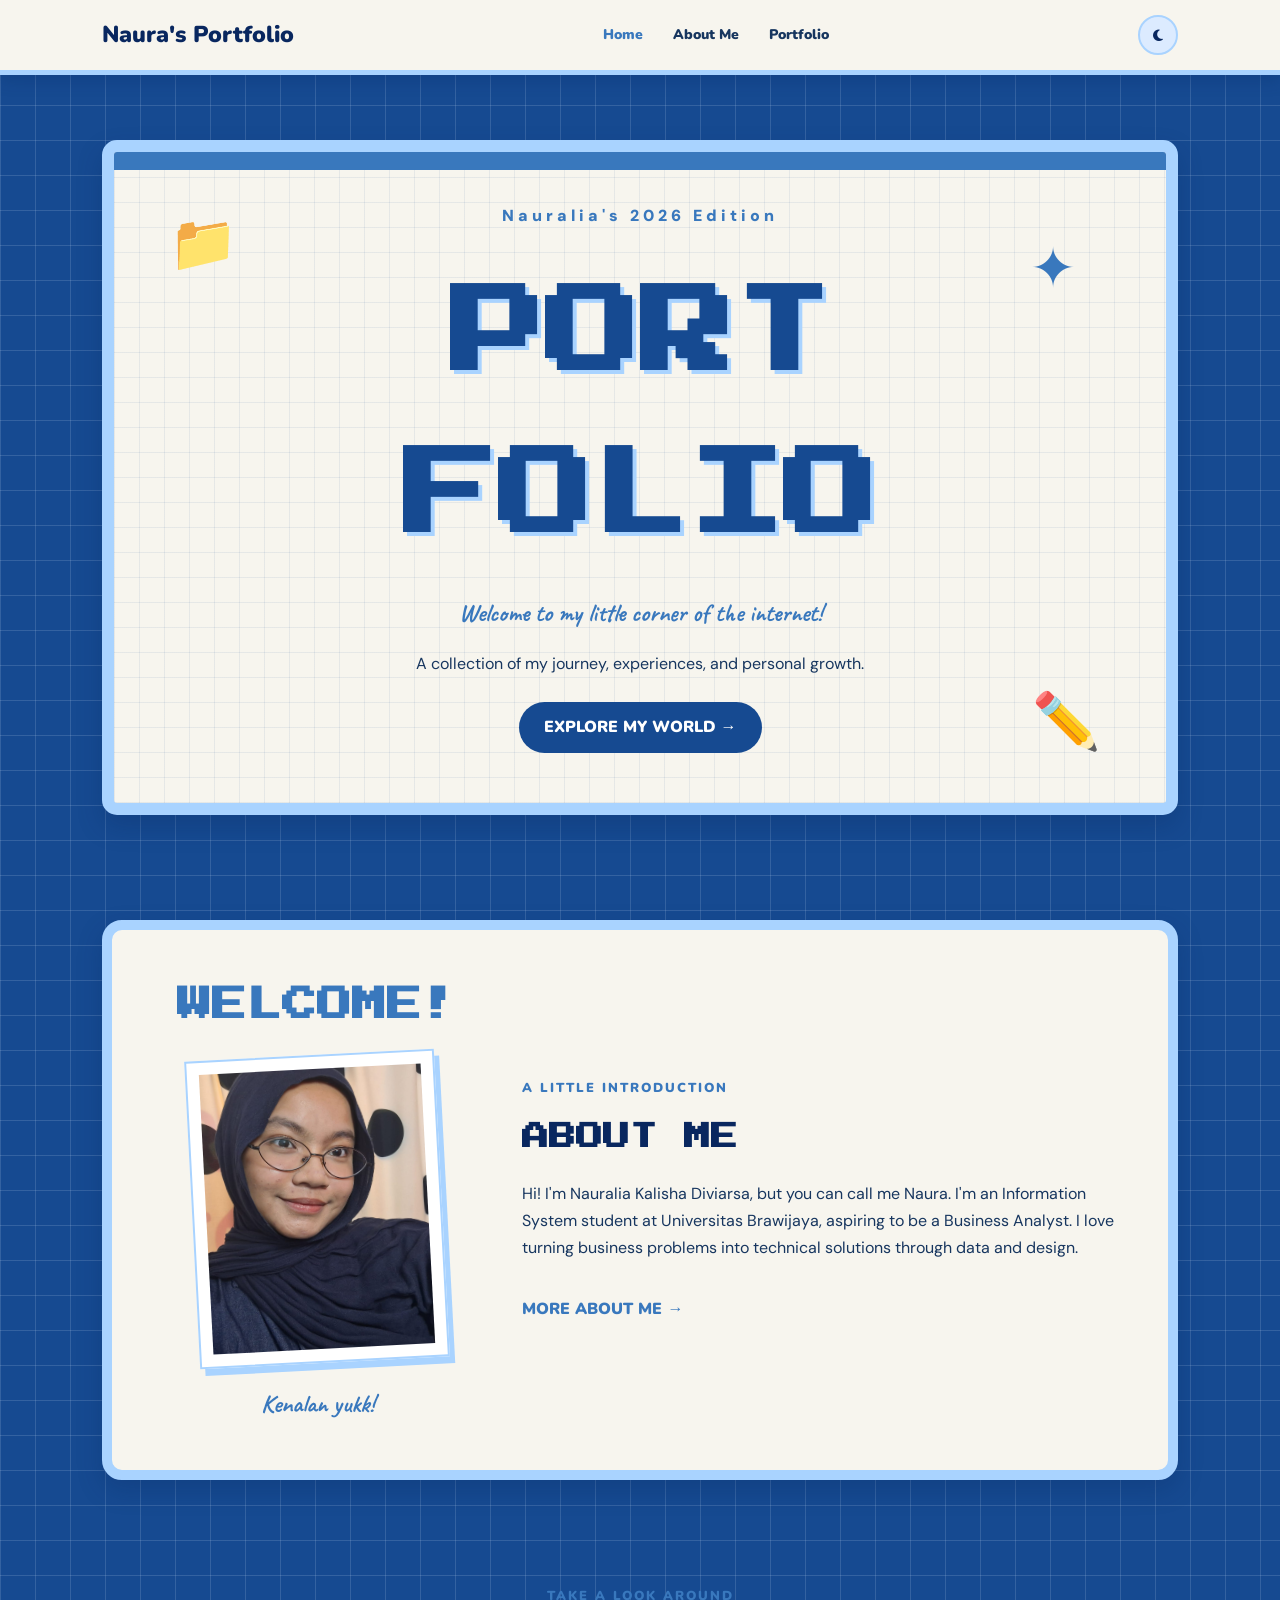
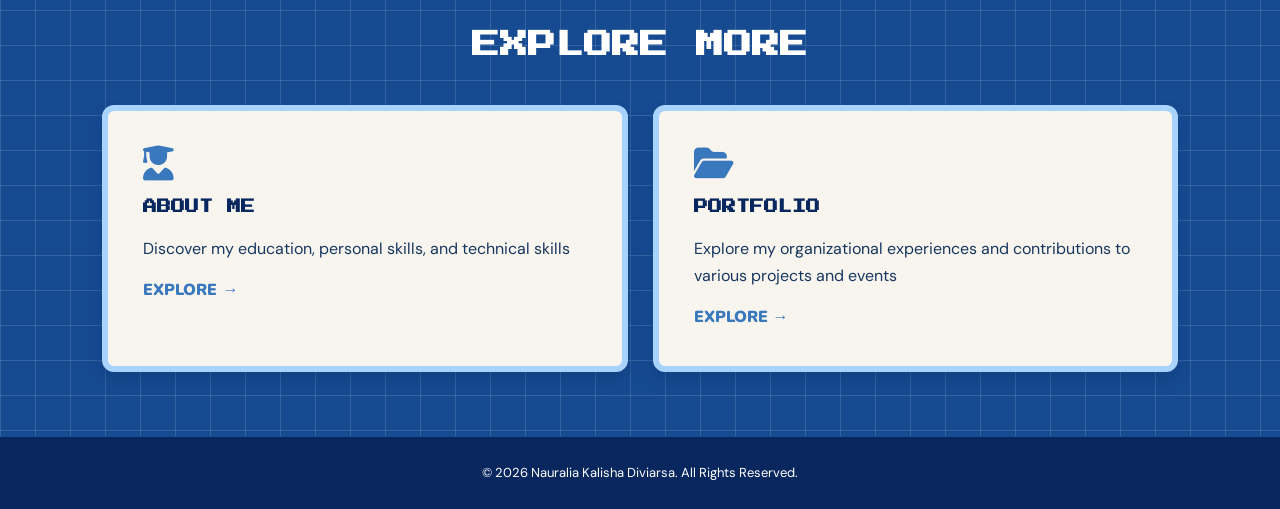
<file: index.html>
<!DOCTYPE html>
<html lang="en">
<head>
    <meta charset="UTF-8">
    <meta name="viewport" content="width=device-width, initial-scale=1.0">
    <title>Naura's Portfolio</title>
    <link rel="stylesheet" href="style.css">
    <script src="script.js" defer></script>
    <link href="https://fonts.googleapis.com/css2?family=Press+Start+2P&family=Nunito:wght@400;600;700;800;900&family=Caveat:wght@400;600;700&family=DM+Sans:wght@400;500;600;700&display=swap" rel="stylesheet">
    <link rel="stylesheet" href="https://cdnjs.cloudflare.com/ajax/libs/font-awesome/6.5.2/css/all.min.css">
</head>

<body>

<header class="navbar">
    <a href="index.html" class="logo">Naura's Portfolio</a>
    <nav>
        <a href="index.html" class="active">Home</a>
        <a href="about.html">About Me</a>
        <a href="portfolio.html">Portfolio</a>
    </nav>

    <button id="themeButton" class="theme-button">
        <i class="fas fa-moon"></i>
    </button>
</header>

<main>

    <section class="cover-section">
        <div class="cover-paper">
            <div class="decoration folder">📁</div>
            <div class="decoration pencil">✏️</div>
            <div class="decoration star">✦</div>
            <p class="cover-year">Nauralia's 2026 Edition</p>
            <h1 class="pixel-title">
                PORT<br>FOLIO
            </h1>
            <p class="handwriting">
                Welcome to my little corner of the internet!
            </p>
            <p class="cover-description">
                A collection of my journey, experiences, and personal growth.
            </p>
            <a href="about.html" class="cover-button">
                EXPLORE MY WORLD →
            </a>
        </div>
    </section>

    <section class="intro-section">
        <div class="intro-photo-area">
            <h2 class="hello-title">WELCOME!</h2>
            <div class="photo-paper">
                <img src="profile.jpeg" alt="Nauralia Profile">
            </div>
            <p class="handwriting">Kenalan yukk!</p>
        </div>

        <div class="intro-information">
            <p class="section-label">A LITTLE INTRODUCTION</p>
            <h2 class="pixel-heading">ABOUT ME</h2>
            <p>
                Hi! I'm Nauralia Kalisha Diviarsa, but you can call me Naura. I'm an Information
                System student at Universitas Brawijaya, aspiring to be a Business Analyst. I love turning 
                business problems into technical solutions through data and design.
            </p>
            <a href="about.html" class="text-button">
                MORE ABOUT ME →
            </a>
        </div>
    </section>

    <section class="explore-section">
        <p class="section-label">TAKE A LOOK AROUND</p>
        <h2 class="pixel-heading">EXPLORE MORE</h2>
        <div class="explore-grid">
            <a href="about.html" class="explore-card">
                <i class="fas fa-user-graduate"></i>
                <h3>ABOUT ME</h3>
                <p>
                    Discover my education, personal skills, and technical skills
                </p>
                <span>EXPLORE →</span>
            </a>

            <a href="portfolio.html" class="explore-card">
                <i class="fas fa-folder-open"></i>
                <h3>PORTFOLIO</h3>
                <p>
                    Explore my organizational experiences
                    and contributions to various projects and events
                </p>
                <span>EXPLORE →</span>
            </a>
        </div>
    </section>

</main>

<footer>
    <p>© 2026 Nauralia Kalisha Diviarsa. All Rights Reserved.</p>
</footer>

</body>
</html>
</file>
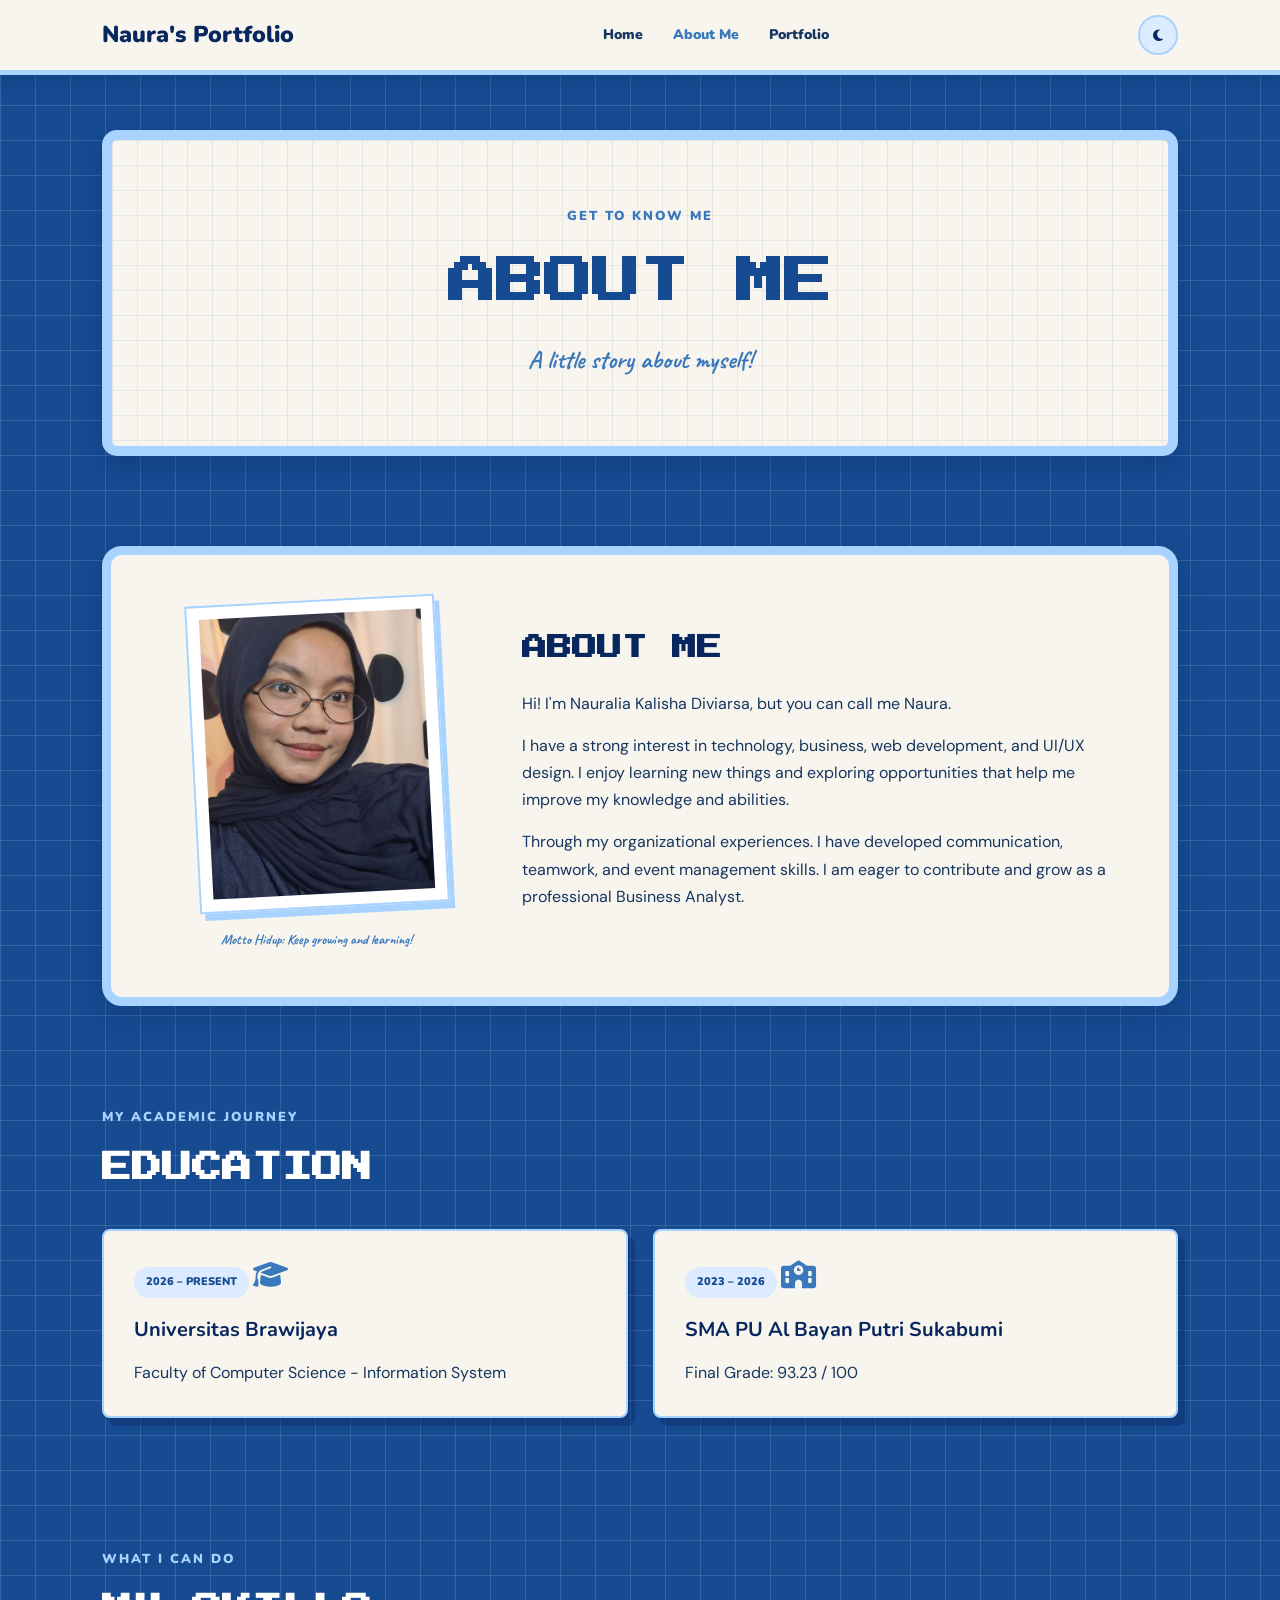
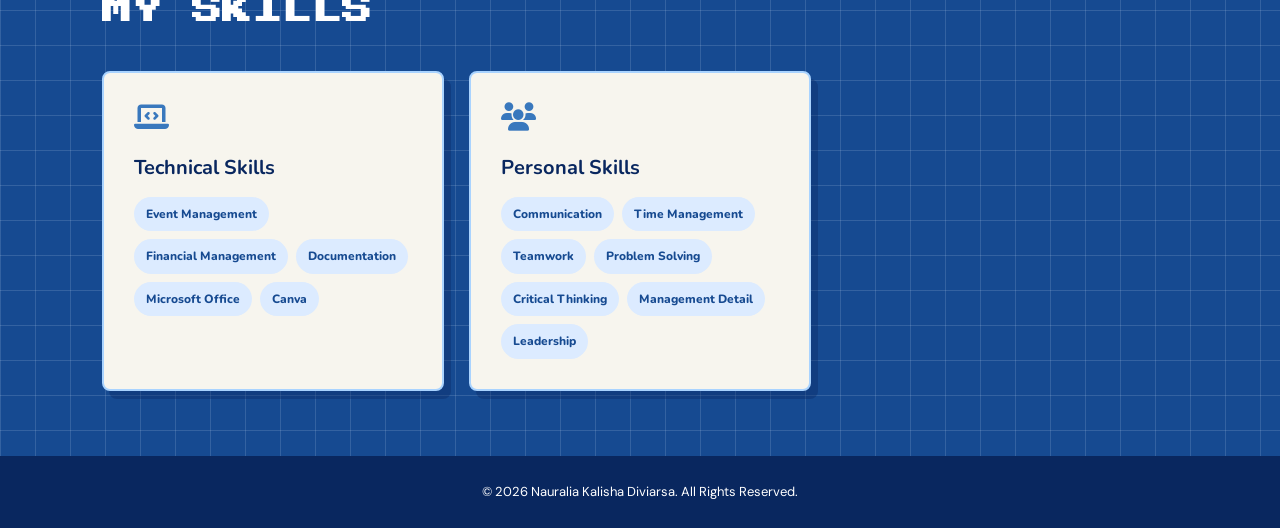
<file: about.html>
<!DOCTYPE html>
<html lang="en">
<head>
    <meta charset="UTF-8">
    <meta name="viewport" content="width=device-width, initial-scale=1.0">
    <title>About Me | Naura's Portfolio</title>

    <link rel="stylesheet" href="style.css">
    <script src="script.js" defer></script>

    <link href="https://fonts.googleapis.com/css2?family=Press+Start+2P&family=Nunito:wght@400;600;700;800;900&family=Caveat:wght@400;600;700&family=DM+Sans:wght@400;500;600;700&display=swap" rel="stylesheet">

    <link rel="stylesheet" href="https://cdnjs.cloudflare.com/ajax/libs/font-awesome/6.5.2/css/all.min.css">
</head>

<body>

<header class="navbar">
    <a href="index.html" class="logo">Naura's Portfolio</a>
    <nav>
        <a href="index.html">Home</a>
        <a href="about.html" class="active">About Me</a>
        <a href="portfolio.html">Portfolio</a>
    </nav>
    <button id="themeButton" class="theme-button">
        <i class="fas fa-moon"></i>
    </button>
</header>

<main>

    <section class="page-cover">
        <div class="page-paper">
            <p class="section-label">GET TO KNOW ME</p>
            <h1 class="pixel-title small-title">
                ABOUT ME
            </h1>
            <p class="handwriting">
                A little story about myself!
            </p>
        </div>
    </section>

    <section class="about-notebook">
        <div class="notebook-photo">
            <div class="photo-paper">
                <img src="profile.jpeg" alt="Nauralia Profile">
            </div>
            <p class="handwriting">Motto Hidup: Keep growing and learning!</p>
        </div>

        <div class="notebook-content">
            <h2 class="pixel-heading">ABOUT ME</h2>
            <p>
                Hi! I'm Nauralia Kalisha Diviarsa, but you can call me Naura.
            </p>
            <p>
                I have a strong interest in technology, business, web development, and UI/UX design.
                I enjoy learning new things and exploring opportunities
                that help me improve my knowledge and abilities.
            </p>
            <p>
                Through my organizational experiences. I have
                developed communication, teamwork,
                and event management skills. I am eager to contribute 
                and grow as a professional Business Analyst.
            </p>
        </div>
    </section>

    <section class="content-section">
        <p class="section-label">MY ACADEMIC JOURNEY</p>
        <h2 class="pixel-heading">EDUCATION</h2>
        <div class="paper-grid">
            <div class="paper-card">
                <span class="date-label">2026 – PRESENT</span>
                <i class="fas fa-graduation-cap card-icon"></i>
                <h3>Universitas Brawijaya</h3>
                <p>Faculty of Computer Science - Information System</p>
            </div>
            <div class="paper-card">
                <span class="date-label">2023 – 2026</span>
                <i class="fas fa-school card-icon"></i>
                <h3>SMA PU Al Bayan Putri Sukabumi</h3>
                <p>Final Grade: 93.23 / 100</p>
            </div>
        </div>
    </section>

    <section class="content-section">
        <p class="section-label">WHAT I CAN DO</p>
        <h2 class="pixel-heading">MY SKILLS</h2>
        <div class="paper-grid three-columns">
            <div class="paper-card">
                <i class="fas fa-laptop-code card-icon"></i>
                <h3>Technical Skills</h3>
                <div class="skill-tags">
                    <span>Event Management</span>
                    <span>Financial Management</span>
                    <span>Documentation</span>
                    <span>Microsoft Office</span>
                    <span>Canva</span>
                </div>
            </div>

            <div class="paper-card">
                <i class="fas fa-users card-icon"></i>
                <h3>Personal Skills</h3>
                <div class="skill-tags">
                    <span>Communication</span>
                    <span>Time Management</span>
                    <span>Teamwork</span>
                    <span>Problem Solving</span>
                    <span>Critical Thinking</span>
                    <span>Management Detail</span>
                    <span>Leadership</span>
                </div>
            </div>
        </div>
    </section>

</main>

<footer>
    <p>© 2026 Nauralia Kalisha Diviarsa. All Rights Reserved.</p>
</footer>

</body>
</html>
</file>
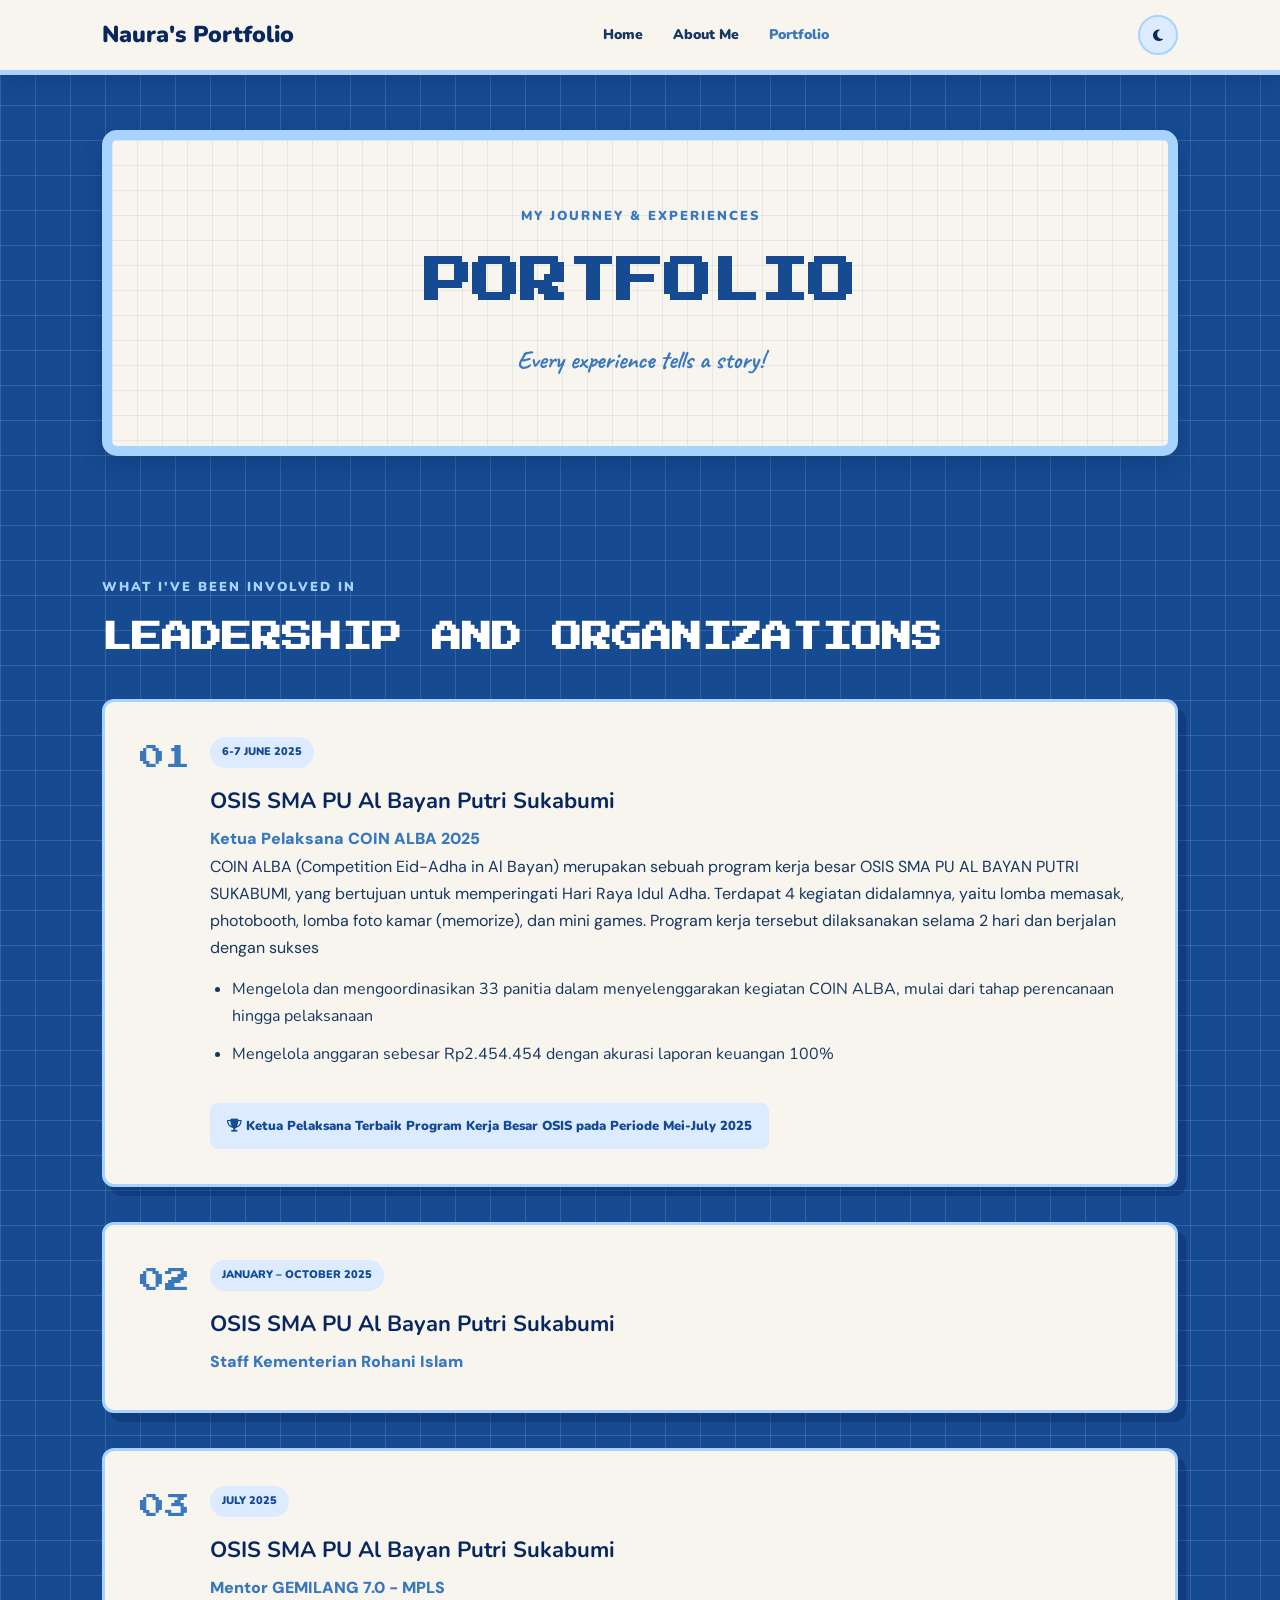
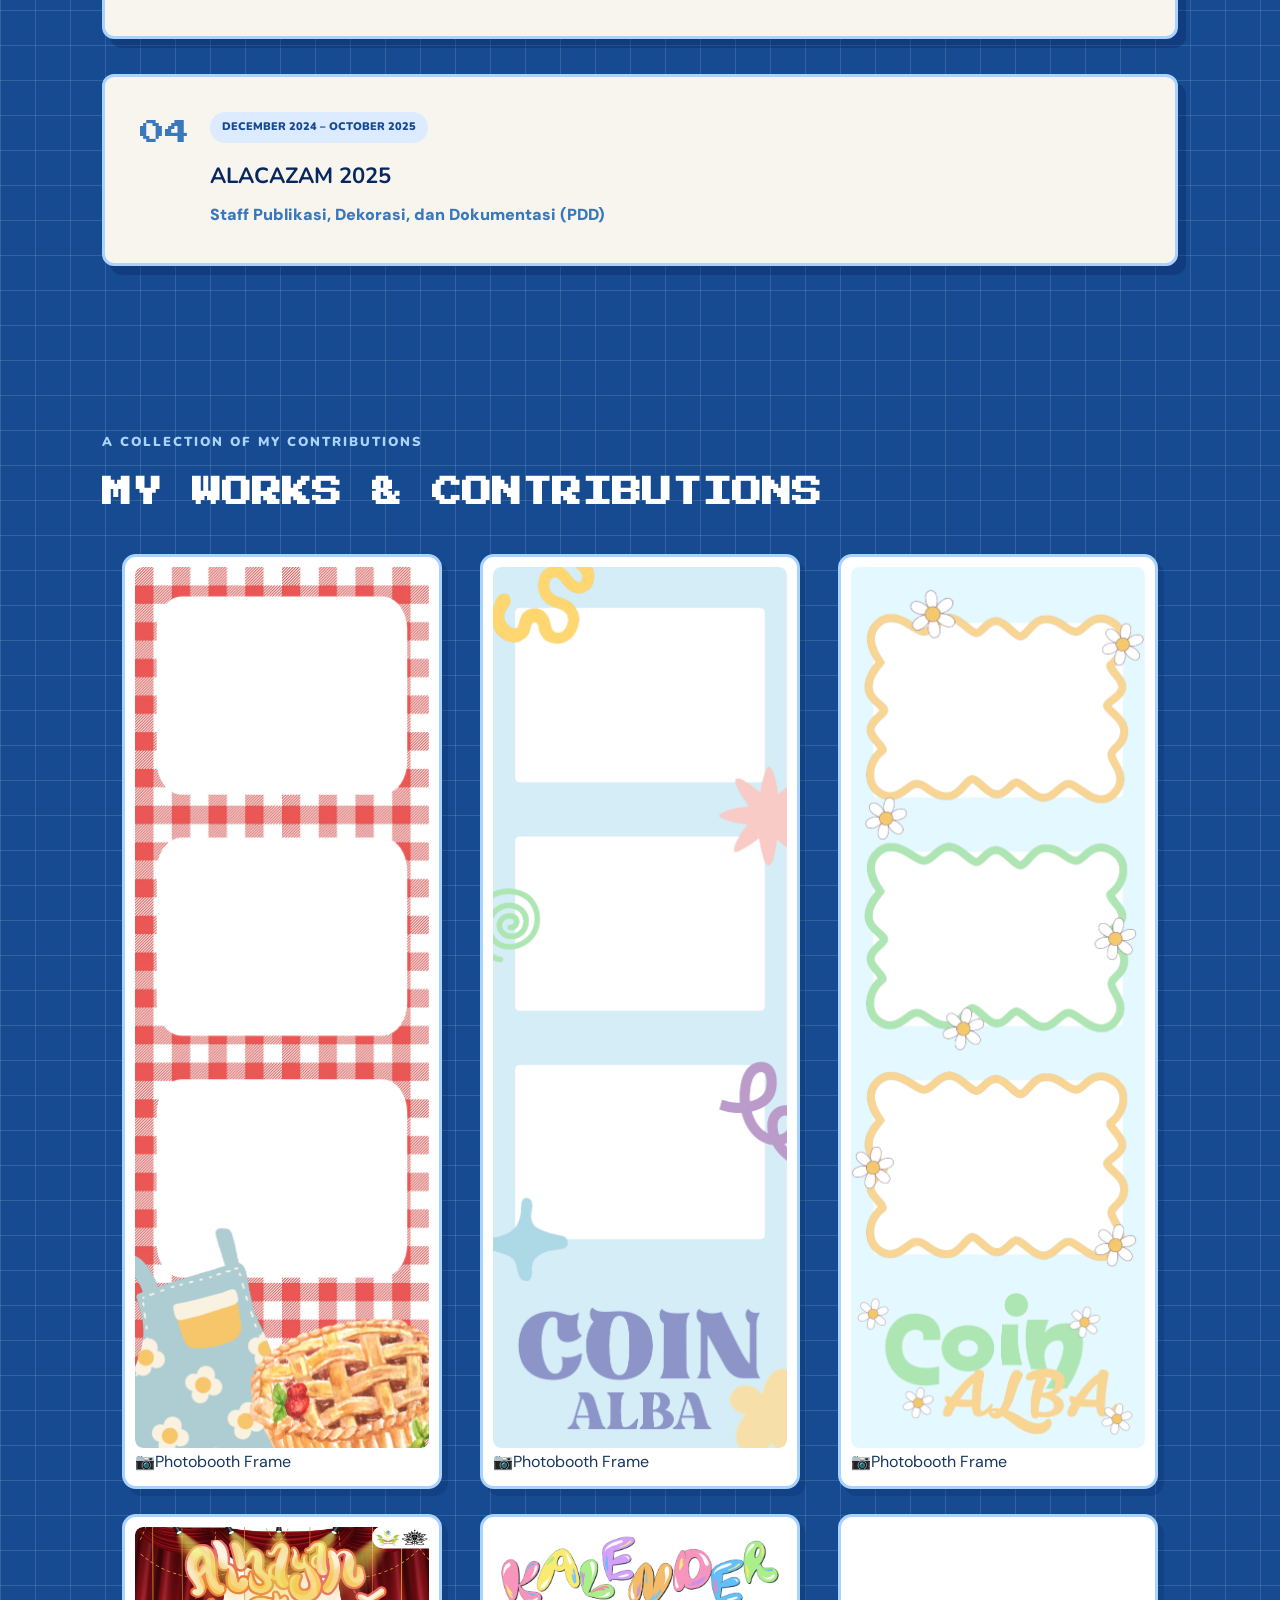
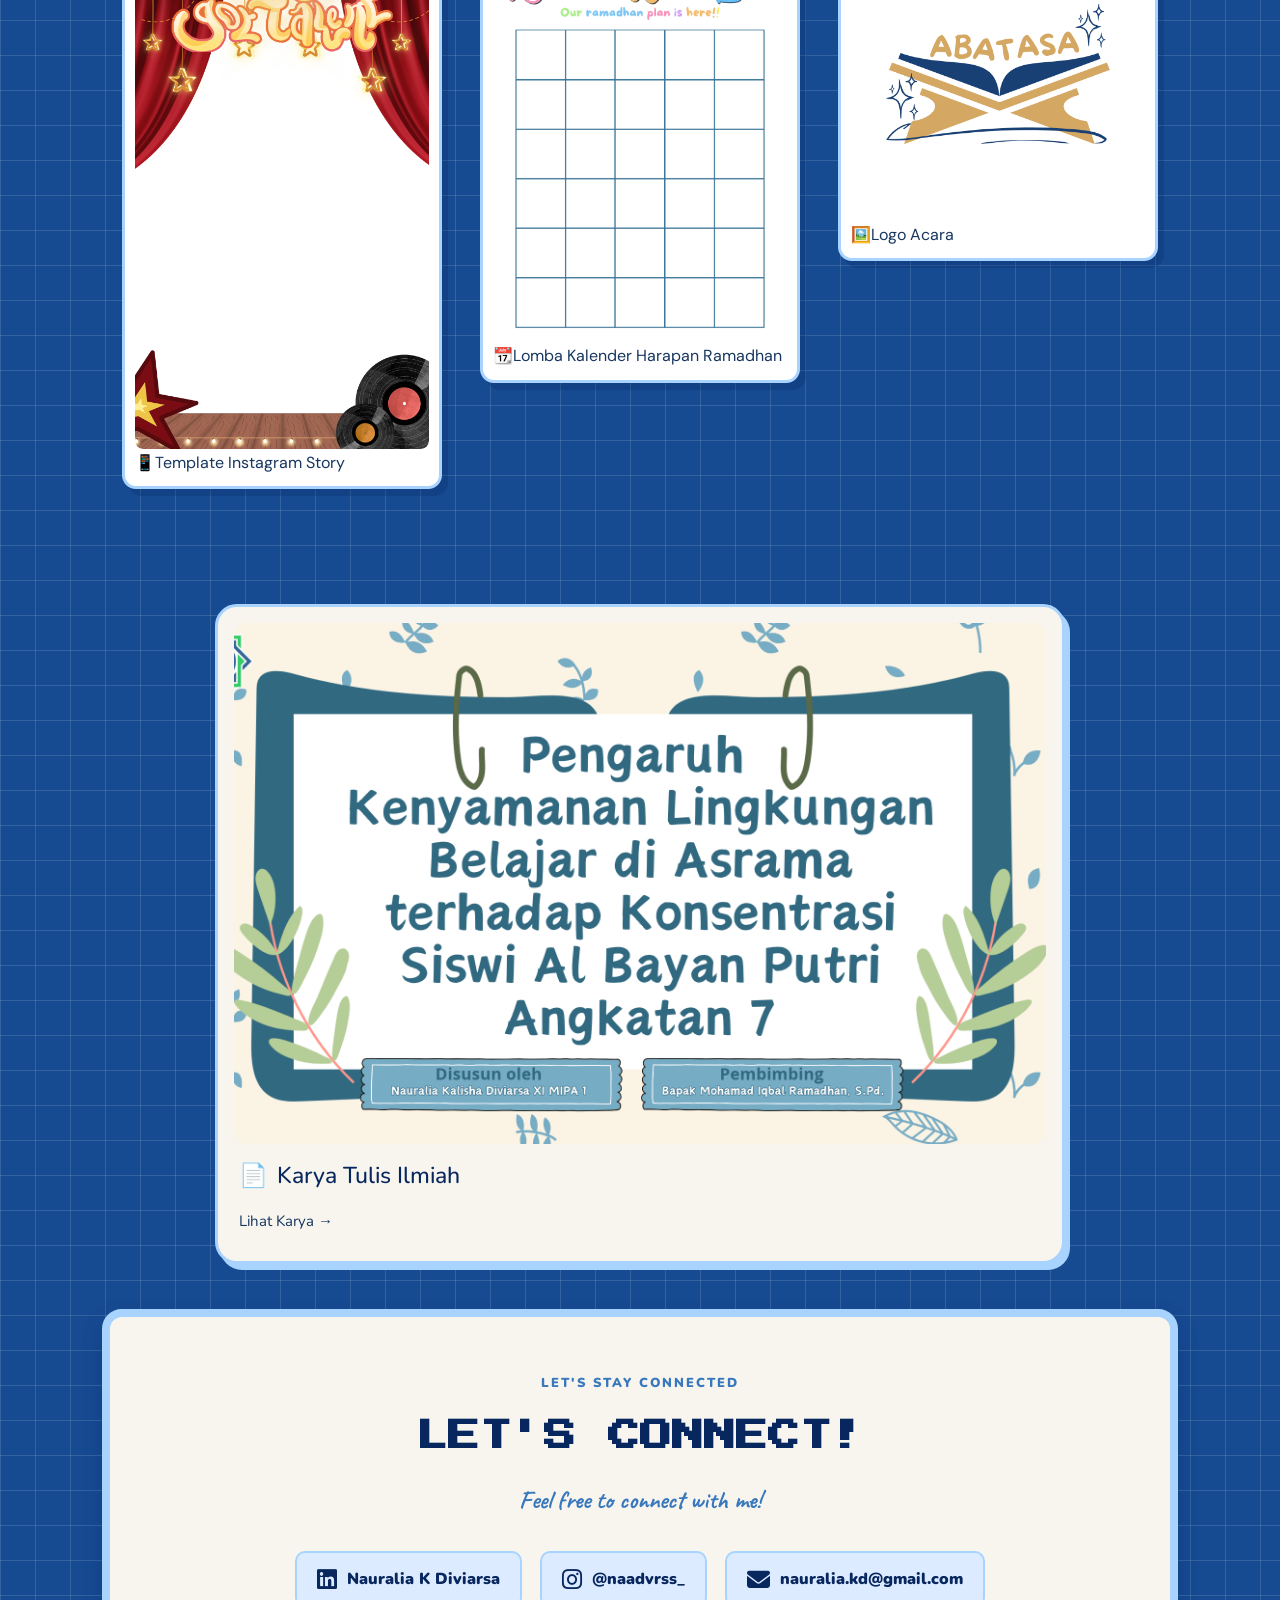
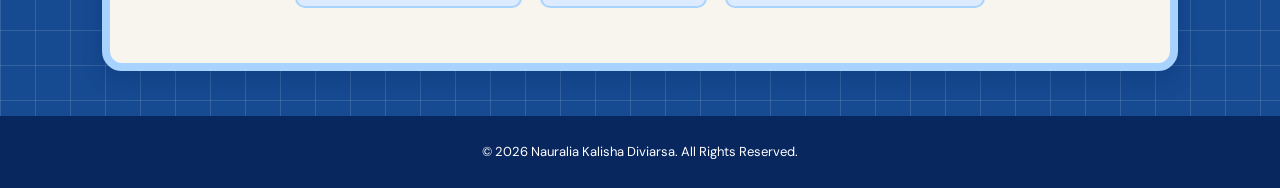
<file: portfolio.html>
<!DOCTYPE html>
<html lang="en">
<head>
    <meta charset="UTF-8">
    <meta name="viewport" content="width=device-width, initial-scale=1.0">
    <title>Portfolio | Nauralia</title>

    <link rel="stylesheet" href="style.css">
    <script src="script.js" defer></script>

    <link href="https://fonts.googleapis.com/css2?family=Press+Start+2P&family=Nunito:wght@400;600;700;800;900&family=Caveat:wght@400;600;700&family=DM+Sans:wght@400;500;600;700&display=swap" rel="stylesheet">

    <link rel="stylesheet" href="https://cdnjs.cloudflare.com/ajax/libs/font-awesome/6.5.2/css/all.min.css">
</head>

<body>

<header class="navbar">
    <a href="index.html" class="logo">Naura's Portfolio</a>

    <nav>
        <a href="index.html">Home</a>
        <a href="about.html">About Me</a>
        <a href="portfolio.html" class="active">Portfolio</a>
    </nav>

    <button id="themeButton" class="theme-button">
        <i class="fas fa-moon"></i>
    </button>
</header>


<main>

    <section class="page-cover">
        <div class="page-paper">
            <p class="section-label">MY JOURNEY & EXPERIENCES</p>
            <h1 class="pixel-title small-title">
                PORTFOLIO
            </h1>
            <p class="handwriting">
                Every experience tells a story!
            </p>
        </div>
    </section>

    <section class="content-section">
        <p class="section-label">WHAT I'VE BEEN INVOLVED IN</p>
        <h2 class="pixel-heading">LEADERSHIP AND ORGANIZATIONS</h2>
        <div class="experience-paper" id="coin-alba">
            <div class="experience-heading">
                <span class="project-number">01</span>
                <div>
                    <span class="date-label">6-7 JUNE 2025</span>
                    <h3>OSIS SMA PU Al Bayan Putri Sukabumi</h3>
                    <p class="role">
                        Ketua Pelaksana COIN ALBA 2025
                    </p>
                    <p>COIN ALBA (Competition Eid-Adha in Al Bayan) merupakan sebuah program kerja besar OSIS SMA PU AL BAYAN PUTRI SUKABUMI, yang bertujuan untuk memperingati Hari Raya Idul Adha. Terdapat 4 kegiatan didalamnya, yaitu lomba memasak, photobooth, lomba foto kamar (memorize), dan mini games. Program kerja tersebut dilaksanakan selama 2 hari dan berjalan dengan sukses</p>
                    <ul>
                      <li>Mengelola dan mengoordinasikan 33 panitia dalam menyelenggarakan kegiatan COIN ALBA, mulai dari tahap perencanaan hingga pelaksanaan</li>
                      <li>Mengelola anggaran sebesar Rp2.454.454 dengan akurasi laporan keuangan 100%</li>
                    </ul>
                    <span class="achievement-sticker">
                    <i class="fas fa-trophy"></i>
                        Ketua Pelaksana Terbaik Program Kerja Besar OSIS pada Periode Mei-July 2025
                    </span>
                </div>
            </div>
        </div>
        
        <div class="experience-paper" id="osis">
            <div class="experience-heading">
                <span class="project-number">02</span>
                <div>
                    <span class="date-label">JANUARY – OCTOBER 2025</span>
                    <h3>OSIS SMA PU Al Bayan Putri Sukabumi</h3>
                    <p class="role">
                        Staff Kementerian Rohani Islam
                    </p>
                </div>
            </div>
        </div>

        <div class="experience-paper" id="osis">
            <div class="experience-heading">
                <span class="project-number">03</span>
                <div>
                    <span class="date-label">JULY 2025</span>
                    <h3>OSIS SMA PU Al Bayan Putri Sukabumi</h3>
                    <p class="role">
                        Mentor GEMILANG 7.0 - MPLS
                    </p>
                </div>
            </div>
        </div>

        <div class="experience-paper" id="alacazam">
            <div class="experience-heading">
                <span class="project-number">04</span>
                <div>
                    <span class="date-label">DECEMBER 2024 – OCTOBER 2025</span>
                    <h3>ALACAZAM 2025</h3>
                    <p class="role">
                        Staff Publikasi, Dekorasi, dan Dokumentasi (PDD)
                    </p>
                </div>
            </div>
        </div>
    </section>

    <section class="content-section work-section" id="my-works">
        <p class="section-label">A COLLECTION OF MY CONTRIBUTIONS</p>
        <h3 class="pixel-heading">MY WORKS & CONTRIBUTIONS</h3>
        <div class="works-grid">
          <div class="work-card">
            <div class="work-image">
                <img src="coin-alba-1.png" alt="COIN ALBA Design 1">
            </div>
            <p class="work-note">📷Photobooth Frame</p>
          </div>
          <div class="work-card">
            <div class="work-image">
                <img src="coin-alba-2.png" alt="COIN ALBA Design 2">
            </div>
            <p class="work-note">📷Photobooth Frame</p>
          </div>
          <div class="work-card">
            <div class="work-image">
                <img src="coin-alba-3.png" alt="COIN ALBA Design 3">
            </div>
            <p class="work-note">📷Photobooth Frame</p>
          </div>
          <div class="work-card">
            <div class="work-image">
                <img src="osis-3.png" alt="OSIS Design 3">
            </div>
            <p class="work-note">📱Template Instagram Story</p>
          </div>
          <div class="work-card">
            <div class="work-image">
                <img src="osis-2.png" alt="OSIS Design 2">
            </div>
            <p class="work-note">📆Lomba Kalender Harapan Ramadhan</p>
          </div>
          <div class="work-card">
            <div class="work-image">
                <img src="osis-1.png" alt="OSIS Design 1">
            </div>
            <p class="work-note">🖼️Logo Acara</p>
          </div>
        </div>
    </section>

    <article class="portfolio-card research-card featured-research">
      <div class="project-image">
        <img src="kti-1.png"
             alt="Sampul Karya Tulis Ilmiah">
      </div>
      <div class="research-caption">
        <span class="document-icon">📄</span>
        <h3>Karya Tulis Ilmiah</h3>
      </div>
      <div class="research-description">
        <a href="#" class="project-link" target="_blank">
            Lihat Karya →
        </a>
      </div>
    </article>

    <section class="contact-section">
        <p class="section-label">LET'S STAY CONNECTED</p>
        <h2 class="pixel-heading">LET'S CONNECT!</h2>
        <p class="handwriting">
            Feel free to connect with me!
        </p>

        <div class="social-links">
            <a href="https://www.linkedin.com/in/nauralia-k-diviarsa"
               target="_blank"
               rel="noopener noreferrer"
               class="social-item">
                <i class="fa-brands fa-linkedin"></i>
                <span>Nauralia K Diviarsa</span>
            </a>

            <a href="https://www.instagram.com/naadvrss_"
               target="_blank"
               rel="noopener noreferrer"
               class="social-item">
                <i class="fa-brands fa-instagram"></i>
                <span>@naadvrss_</span>
            </a>

            <a href="mailto:nauralia.kd@gmail.com"
               class="social-item">
                <i class="fa-solid fa-envelope"></i>
                <span>nauralia.kd@gmail.com</span>
            </a>
        </div>
    </section>

</main>

<footer>
    <p>© 2026 Nauralia Kalisha Diviarsa. All Rights Reserved.</p>
</footer>

</body>
</html>
</file>
<file: style.css>
@import url('https://fonts.googleapis.com/css2?family=Press+Start+2P&family=Nunito:wght@400;600;700;800;900&family=Caveat:wght@400;600;700&family=DM+Sans:wght@400;500;600;700&display=swap');

:root {
    --navy: #09275F;
    --blue: #164A91;
    --medium-blue: #3978BD;
    --light-blue: #A9D3FF;
    --pale-blue: #DCEBFF;
    --paper: #F7F5EE;
    --white: #FFFFFF;
    --text: #17365F;
    --shadow: rgba(9, 39, 95, 0.25);
}

body.dark-mode {
    --navy: #DCEBFF;
    --blue: #A9D3FF;
    --medium-blue: #79B5F0;
    --light-blue: #3978BD;
    --pale-blue: #17365F;
    --paper: #234b7b;
    --white: #10294A;
    --text: #E6F1FF;
    --shadow: rgba(0, 0, 0, 0.3);
}

* {
    margin: 0;
    padding: 0;
    box-sizing: border-box;
    scroll-behavior: smooth;
}

body {
    background-color: var(--blue);
    background-image:
        linear-gradient(rgba(220, 235, 255, 0.15) 1px, transparent 1px),
        linear-gradient(90deg, rgba(220, 235, 255, 0.15) 1px, transparent 1px);
    background-size: 35px 35px;
    color: var(--text);
    font-family: 'Nunito', sans-serif;
    line-height: 1.7;
    transition: 0.3s;
}

a {
    text-decoration: none;
    color: inherit;
}

h1, h2, h3, h4 {
    color: var(--navy);
}

p {
    font-family: 'DM Sans', sans-serif;
}

.pixel-title,
.pixel-heading {
    font-family: 'Press Start 2P', cursive;
    line-height: 1.7;
}

.handwriting {
    font-family: 'Caveat', cursive;
    font-size: 25px;
    color: var(--medium-blue);
    font-weight: 700;
}

.section-label {
    font-family: 'Nunito', sans-serif;
    color: var(--medium-blue);
    font-weight: 900;
    font-size: 13px;
    letter-spacing: 2px;
    margin-bottom: 15px;
}

.navbar {
    display: flex;
    justify-content: space-between;
    align-items: center;
    padding: 15px 8%;
    background: var(--paper);
    border-bottom: 5px solid var(--light-blue);
    position: sticky;
    top: 0;
    z-index: 100;
    box-shadow: 0 5px 15px var(--shadow);
}

.logo {
    font-family: 'Nunito', sans-serif;
    font-size: 23px;
    font-weight: 900;
    color: var(--navy);
}

.navbar nav {
    display: flex;
    gap: 30px;
}

.navbar nav a {
    font-weight: 900;
    font-size: 14px;
}

.navbar nav a:hover,
.navbar nav a.active {
    color: var(--medium-blue);
}

.theme-button {
    background: var(--pale-blue);
    border: 2px solid var(--light-blue);
    border-radius: 50%;
    width: 40px;
    height: 40px;
    color: var(--navy);
    cursor: pointer;
}

.cover-section {
    padding: 65px 8%;
}

.cover-paper {
    position: relative;
    background-color: var(--paper);
    background-image:
        linear-gradient(rgba(22, 74, 145, 0.08) 1px, transparent 1px),
        linear-gradient(90deg, rgba(22, 74, 145, 0.08) 1px, transparent 1px);
    background-size: 25px 25px;
    min-height: 500px;
    border-radius: 15px;
    border: 12px solid var(--light-blue);
    box-shadow: 0 12px 25px var(--shadow);
    display: flex;
    flex-direction: column;
    justify-content: center;
    align-items: center;
    text-align: center;
    overflow: hidden;
    padding: 50px 20px;
}

.cover-paper::before {
    content: "";
    position: absolute;
    top: 0;
    left: 0;
    width: 100%;
    height: 18px;
    background: var(--medium-blue);
}

.cover-year {
    color: var(--medium-blue);
    font-weight: 900;
    letter-spacing: 4px;
    margin-bottom: 25px;
}

.cover-paper h1 {
    font-size: clamp(45px, 8vw, 95px);
    color: var(--blue);
    text-shadow: 4px 4px 0 var(--light-blue);
}

.cover-paper .handwriting {
    margin-top: 15px;
}

.cover-description {
    max-width: 500px;
    margin-top: 15px;
}

.cover-button {
    background: var(--blue);
    color: white;
    padding: 12px 25px;
    border-radius: 30px;
    margin-top: 25px;
    font-weight: 900;
    transition: 0.3s;
}

.cover-button:hover {
    background: var(--navy);
    transform: translateY(-4px);
}

.decoration {
    position: absolute;
    font-size: 55px;
}

.folder {
    top: 45px;
    left: 55px;
}

.pencil {
    bottom: 35px;
    right: 65px;
}

.star {
    top: 70px;
    right: 90px;
    color: var(--medium-blue);
}

.intro-section {
    margin: 40px 8%;
    padding: 45px;
    background: var(--paper);
    border: 10px solid var(--light-blue);
    border-radius: 20px;
    box-shadow: 0 10px 25px var(--shadow);
    display: grid;
    grid-template-columns: 0.8fr 1.5fr;
    gap: 45px;
    align-items: center;
}

.intro-photo-area {
    text-align: center;
}

.hello-title {
    font-family: 'Press Start 2P', cursive;
    font-size: 35px;
    color: var(--medium-blue);
    margin-bottom: 20px;
}

.photo-paper {
    background: white;
    padding: 12px;
    border: 2px solid var(--light-blue);
    box-shadow: 5px 7px 0 var(--light-blue);
    transform: rotate(-3deg);
    max-width: 250px;
    margin: 0 auto 20px;
}

.photo-paper img {
    width: 100%;
    height: 280px;
    object-fit: cover;
    display: block;
}

.intro-photo-area h3 {
    font-family: 'Nunito', sans-serif;
    font-size: 19px;
    margin-top: 20px;
}

.student-label {
    color: var(--medium-blue);
    font-weight: 800;
    font-size: 13px;
}

.intro-information p {
    margin-bottom: 15px;
}

.intro-information .pixel-heading {
    font-size: 27px;
    margin-bottom: 20px;
}

.mini-information {
    display: grid;
    grid-template-columns: repeat(3, 1fr);
    gap: 12px;
    margin-top: 25px;
}

.mini-card {
    background: var(--pale-blue);
    padding: 15px;
    border-radius: 10px;
    text-align: center;
}

.mini-card h3 {
    font-family: 'Nunito', sans-serif;
    font-size: 25px;
}

.mini-card p {
    font-size: 11px;
    margin: 0;
}

.text-button {
    display: inline-block;
    color: var(--medium-blue);
    font-weight: 900;
    margin-top: 20px;
}

.greeting-section {
    background: var(--paper);
    margin: 40px 8%;
    padding: 55px 25px;
    text-align: center;
    border: 7px solid var(--light-blue);
    border-radius: 20px;
    box-shadow: 0 8px 20px var(--shadow);
}

.greeting-section .pixel-heading {
    font-size: 30px;
    margin-bottom: 15px;
}

.blue-button {
    background: var(--blue);
    color: white;
    padding: 13px 25px;
    border: none;
    border-radius: 25px;
    margin-top: 20px;
    cursor: pointer;
    font-family: 'Nunito', sans-serif;
    font-weight: 900;
}

.blue-button:hover {
    background: var(--navy);
}

.explore-section {
    padding: 65px 8%;
    text-align: center;
}

.explore-section .pixel-heading {
    font-size: 28px;
    color: white;
    margin-bottom: 35px;
}

.explore-grid {
    display: grid;
    grid-template-columns: repeat(2, 1fr);
    gap: 25px;
}

.explore-card {
    background: var(--paper);
    padding: 35px;
    border: 6px solid var(--light-blue);
    border-radius: 12px;
    box-shadow: 0 8px 15px var(--shadow);
    text-align: left;
    transition: 0.3s;
}

.explore-card:hover {
    transform: translateY(-8px) rotate(-1deg);
}

.explore-card i {
    font-size: 35px;
    color: var(--medium-blue);
    margin-bottom: 15px;
}

.explore-card h3 {
    font-family: 'Press Start 2P', cursive;
    font-size: 14px;
    margin-bottom: 15px;
}

.explore-card span {
    display: inline-block;
    color: var(--medium-blue);
    font-weight: 900;
    margin-top: 15px;
}

.page-cover {
    padding: 55px 8%;
}

.page-paper {
    background: var(--paper);
    background-image:
        linear-gradient(rgba(22, 74, 145, 0.08) 1px, transparent 1px),
        linear-gradient(90deg, rgba(22, 74, 145, 0.08) 1px, transparent 1px);
    background-size: 25px 25px;
    padding: 65px 20px;
    text-align: center;
    border: 10px solid var(--light-blue);
    border-radius: 15px;
    box-shadow: 0 10px 20px var(--shadow);
}

.small-title {
    font-size: clamp(25px, 5vw, 48px);
    color: var(--blue);
}

.page-paper .handwriting {
    margin-top: 15px;
}

.about-notebook {
    margin: 35px 8%;
    padding: 45px;
    background: var(--paper);
    border: 9px solid var(--light-blue);
    border-radius: 20px;
    box-shadow: 0 10px 25px var(--shadow);
    display: grid;
    grid-template-columns: 0.8fr 1.5fr;
    gap: 45px;
    align-items: center;
}

.notebook-photo {
    text-align: center;
}

.notebook-photo h3 {
    margin-top: 25px;
    font-family: 'Nunito', sans-serif;
}

.notebook-photo p {
    font-size: 14px;
}

.notebook-content .pixel-heading {
    font-size: 25px;
    margin-bottom: 20px;
}

.notebook-content p {
    margin-bottom: 15px;
}

.content-section {
    padding: 65px 8%;
}

.content-section > .section-label {
    color: var(--light-blue);
}

.content-section > .pixel-heading {
    color: white;
    font-size: clamp(20px, 3vw, 30px);
    margin-bottom: 35px;
}

.paper-grid {
    display: grid;
    grid-template-columns: repeat(2, 1fr);
    gap: 25px;
}

.three-columns {
    grid-template-columns: repeat(3, 1fr);
}

.paper-card {
    background: var(--paper);
    padding: 30px;
    border-radius: 8px;
    border: 2px solid var(--light-blue);
    box-shadow: 7px 8px 0 rgba(9, 39, 95, 0.35);
    position: relative;
    transition: 0.3s;
}

.paper-card:hover {
    transform: translateY(-5px) rotate(-1deg);
}

.card-icon {
    display: block;
    color: var(--medium-blue);
    font-size: 28px;
    margin-bottom: 20px;
}

.paper-card h3 {
    font-family: 'Nunito', sans-serif;
    font-size: 20px;
    margin-bottom: 12px;
}

.date-label {
    display: inline-block;
    background: var(--pale-blue);
    color: var(--blue);
    padding: 6px 12px;
    border-radius: 20px;
    font-size: 11px;
    font-weight: 900;
    margin-bottom: 15px;
}

.skill-tags {
    display: flex;
    flex-wrap: wrap;
    gap: 8px;
}

.skill-tags span {
    background: var(--pale-blue);
    color: var(--blue);
    padding: 7px 12px;
    border-radius: 20px;
    font-size: 12px;
    font-weight: 800;
}

.award-card h3 {
    font-size: 17px;
}

.contents-section {
    padding: 65px 8%;
    background: rgba(9, 39, 95, 0.25);
    text-align: center;
}

.contents-section > .pixel-heading {
    color: white;
    font-size: clamp(20px, 4vw, 32px);
    margin-bottom: 40px;
}

.contents-grid {
    display: grid;
    grid-template-columns: repeat(2, 1fr);
    gap: 30px;
    max-width: 900px;
    margin: auto;
}

.contents-card {
    background: var(--paper);
    padding: 25px;
    text-align: left;
    border-radius: 8px;
    border: 3px solid var(--light-blue);
    box-shadow: 8px 9px 0 rgba(9, 39, 95, 0.4);
    transition: 0.3s;
    transform: rotate(-1deg);
}

.contents-card:nth-child(even) {
    transform: rotate(1deg);
}

.contents-card:hover {
    transform: translateY(-8px) rotate(0);
}

.contents-card span {
    font-family: 'Press Start 2P', cursive;
    color: var(--medium-blue);
    font-size: 20px;
}

.contents-card h3 {
    font-family: 'Nunito', sans-serif;
    font-weight: 900;
    margin: 15px 0 5px;
}

.contents-card p {
    font-size: 13px;
}

.experience-paper {
    background: var(--paper);
    padding: 35px;
    border: 3px solid var(--light-blue);
    border-radius: 12px;
    box-shadow: 8px 9px 0 rgba(9, 39, 95, 0.35);
    margin-bottom: 35px;
    position: relative;
}

.experience-heading {
    display: flex;
    align-items: flex-start;
    gap: 20px;
}

.project-number {
    font-family: 'Press Start 2P', cursive;
    font-size: 25px;
    color: var(--medium-blue);
}

.experience-heading h3 {
    font-family: 'Nunito', sans-serif;
    font-size: 22px;
}

.role {
    color: var(--medium-blue);
    font-weight: 900;
    margin-top: 5px;
}

.experience-line {
    height: 3px;
    background: var(--pale-blue);
    margin: 25px 0;
}

.experience-paper h4 {
    font-family: 'Nunito', sans-serif;
    margin-bottom: 10px;
    font-size: 18px;
}

.experience-paper ul {
    padding-left: 22px;
    margin-top: 15px;
}

.experience-paper li {
    margin-bottom: 10px;
}

.achievement-sticker {
    display: inline-block;
    background: var(--pale-blue);
    color: var(--blue);
    padding: 12px 17px;
    border-radius: 8px;
    margin-top: 25px;
    font-size: 13px;
    font-weight: 900;
}

.contact-section {
    margin: 45px 8%;
    padding: 55px 25px;
    background: var(--paper);
    border: 8px solid var(--light-blue);
    border-radius: 20px;
    text-align: center;
    box-shadow: 0 10px 20px var(--shadow);
}

.contact-section .pixel-heading {
    font-size: clamp(20px, 4vw, 32px);
}

.contact-section .handwriting {
    margin-top: 15px;
}

.social-links {
    display: flex;
    justify-content: center;
    align-items: center;
    flex-wrap: wrap;
    gap: 18px;
    margin-top: 30px;
}

.social-item {
    display: flex;
    align-items: center;
    gap: 10px;
    padding: 13px 20px;
    background: var(--pale-blue);
    color: var(--navy);
    border: 2px solid var(--light-blue);
    border-radius: 10px;
    font-weight: 900;
    transition: 0.3s;
}

.social-item i {
    font-size: 23px;
}

.social-item:hover {
    transform: translateY(-5px) rotate(-2deg);
    box-shadow: 4px 5px 0 var(--light-blue);
}

.works-grid {
    display: grid;
    grid-template-columns: repeat(3, minmax(0, 1fr));
    justify-content: center;
    align-items: start;
    gap: 25px;
    max-width: 1050px;
    margin: 35px auto;
}
.work-card {
    width: 100%;
    max-width: 320px;
    margin: 0 auto;
    padding: 10px;
    background-color: white;
    border: 3px solid var(--light-blue);
    border-radius: 14px;
    overflow: hidden;
    box-shadow: 6px 7px 0 rgba(9, 39, 95, 0.25);
    transition: 0.3s;
}

.work-image {
    width: 100%;
    height: auto;
    overflow: hidden;
    border-radius: 8px;
    background: transparent;
}

.work-image img {
    display: block;
    width: 100%;
    height: auto;
    object-fit: contain;
    border-radius: 8px;
}

.works-section > .section-label {
    color: #A9D3FF;
    margin-left: 0;
}

.works-section > .pixel-heading {
    color: #FFFFFF;
    font-size: clamp(24px, 3vw, 36px);
    text-shadow: 3px 3px 0 #09275F;
    margin-left: 0;
    padding-left: 0;
    text-indent: 0;
}

.works-description {
    color: #DCEBFF;
    padding-left: 8%;
    padding-right: 8%;
}

.featured-research {
    grid-column: 1 / -1;
    width: 100%;
    max-width: 850px;
    margin: 15px auto;
    padding: 16px;
    border: 3px solid var(--light-blue);
    border-radius: 22px;
    background: var(--paper);
    box-shadow: 5px 6px 0 var(--light-blue);
}

.featured-research .project-image {
    width: 100%;
    height: auto;
    aspect-ratio: 1.56 / 1;
    margin: 0;
    border-radius: 14px;
    overflow: hidden;
}

.featured-research .project-image img {
    width: 100%;
    height: 100%;
    object-fit: cover;
}

.research-caption {
    display: flex;
    align-items: center;
    gap: 9px;
    margin: 12px 5px;
}

.research-caption h3 {
    margin: 0;
    font-size: 23px;
    font-weight: 500;
    color: var(--navy);
}

.document-icon {
    font-size: 23px;
}

.research-description {
    padding: 0 5px 10px;
}

.research-description .project-link {
    display: inline-block;
    margin-top: 2px;
    font-size: 15px;
}

footer {
    background: var(--navy);
    color: white;
    padding: 25px;
    text-align: center;
    font-size: 13px;
}

@media (max-width: 850px) {
    .intro-section,
    .about-notebook {
        grid-template-columns: 1fr;
    }
    .three-columns {
        grid-template-columns: repeat(2, 1fr);
    }
    .mini-information {
        grid-template-columns: 1fr;
    }
}

@media (max-width: 600px) {
    .navbar {
        flex-wrap: wrap;
        gap: 15px;
        padding: 15px 5%;
    }
    .navbar nav {
        order: 3;
        width: 100%;
        justify-content: center;
        gap: 18px;
    }
    .navbar nav a {
        font-size: 12px;
    }
    .cover-section,
    .page-cover {
        padding: 35px 5%;
    }
    .cover-paper {
        min-height: 400px;
    }
    .cover-paper h1 {
        font-size: 45px;
    }
    .intro-section,
    .about-notebook {
        margin: 25px 5%;
        padding: 25px;
    }
    .explore-grid,
    .paper-grid,
    .three-columns,
    .contents-grid {
        grid-template-columns: 1fr;
    }
    .content-section {
        padding: 45px 6%;
    }
    .experience-paper {
        padding: 22px;
    }
    .experience-heading {
        flex-direction: column;
    }
    .social-links {
        flex-direction: column;
    }
    .social-item {
        width: 100%;
        justify-content: center;
    }
}

@media (max-width: 600px) {
    .coin-gallery {
        flex-wrap: wrap;
    }
    .coin-gallery img {
        width: 100%;
        height: auto;
    }
}

@media (max-width: 600px) {
    .featured-research {
        padding: 10px;
    }

    .research-caption h3 {
        font-size: 18px;
    }
}
</file>
